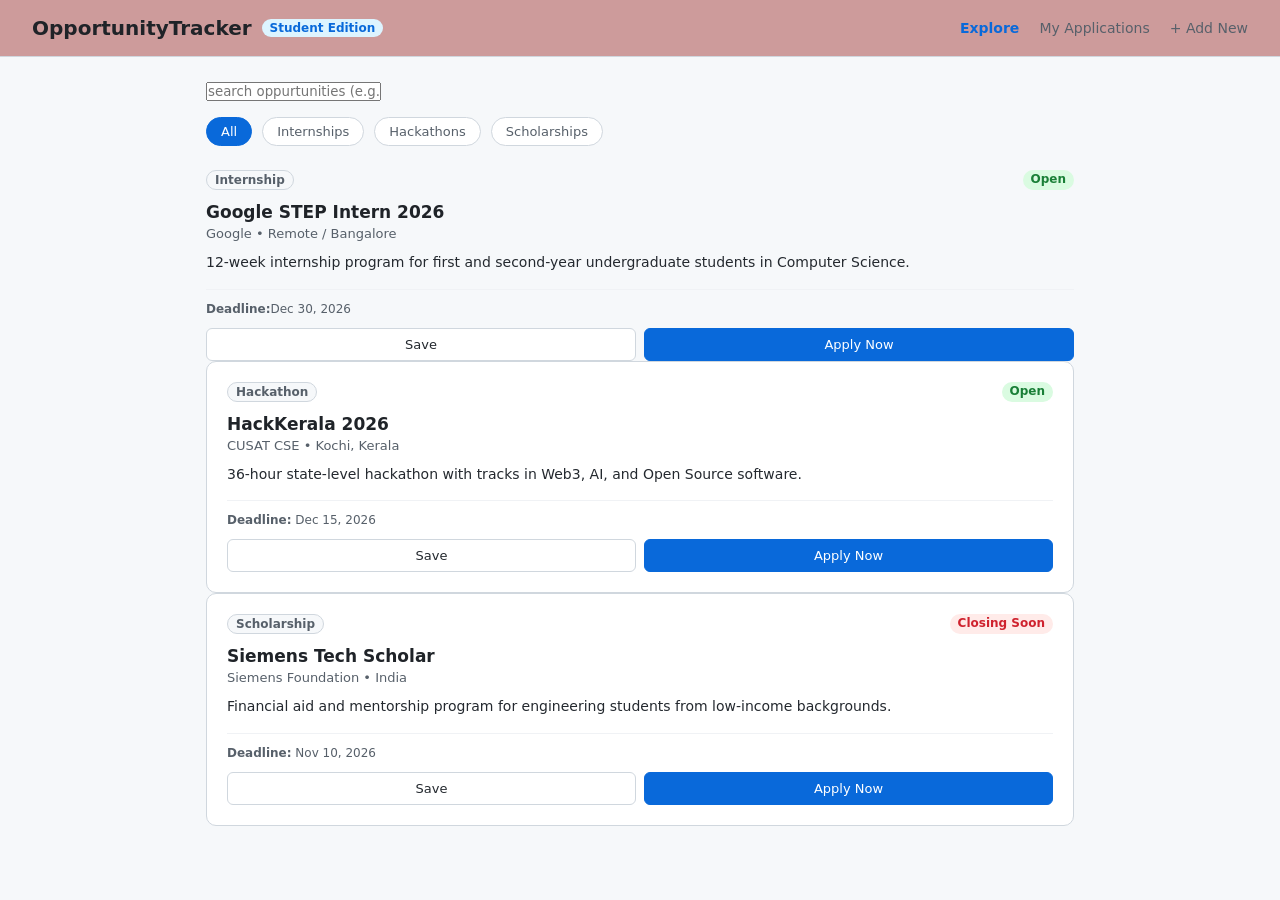
<file: projects/student-opportunity-tracker/frontend/index.html>
<!DOCTYPE html>
<html lang="en">
<head>
    <meta charset="UTF-8">
    <meta name="viewport" content="width=device-width, initial-scale=1.0">
    <title>Student Opportunity Tracker</title>
    <link rel="stylesheet" href="styles.css">
</head>
<body>

    <!-- SECTION 1: HEADER & NAVIGATION -->
    <header class="app-header">
        <div class="logo-area">
            <h1>OpportunityTracker</h1>
            <span class="badge">Student Edition</span>
        </div>
        <nav class="main-nav">
            <a href="index.html" class="nav-link active">Explore</a>
            <a href="tracker.html" class="nav-link">My Applications</a>
            <a href="add-opportunity.html" class="nav-link">+ Add New</a>
        </nav>
    </header>
   <!-- SECTION 2: SEARCH AND CATEGORY FILTERS--> 
    <section class = "controls-section">
        <div class = "search-box">
            <input
            type = "text"
            id = "search-input"
            placeholder = "search oppurtunities (e.g. Google , Hackathon , java)..."
            />
            </div>
            <div class = "filter-chips">
                <button class = "chip active">All</button>
                <button class = "chip">Internships</button>
                <button class = "chip">Hackathons</button>
                <button class = "chip">Scholarships</button>
                </div>
        </section>
        <!-- SECTION 3: OPPURTUNITY CARDS GRID-->
         <main class="main-content">
            <div class = "class-grid">
                <article class = "oppurtunity-card">
                    <div class = "card-header">
                        <span class = "badge category-badge">Internship</span>
                        <span class = "badge status-badge open">Open</span>
                        </div>
                        <h3 class = "card-title">Google STEP Intern 2026</h3>
                        <p class = "company">Google • Remote / Bangalore</p>
                        <p class="description">12-week internship program for first and second-year undergraduate students in Computer Science.</p>
                        <div class = "card-footer">
                            <span class = "deadline"><strong>Deadline:</strong>Dec 30, 2026</span>
                            <div class = "card-actions">
                                <button class ="btn btn-secondary">Save</button>
                                <button class = "btn btn-primary">Apply Now</button>
                                </div>
                                </div>
                </article>
                <article class="opportunity-card">
                <div class="card-header">
                    <span class="badge category-badge">Hackathon</span>
                    <span class="badge status-badge open">Open</span>
                </div>
                <h3 class="card-title">HackKerala 2026</h3>
                <p class="company">CUSAT CSE • Kochi, Kerala</p>
                <p class="description">36-hour state-level hackathon with tracks in Web3, AI, and Open Source software.</p>
                <div class="card-footer">
                    <span class="deadline"><strong>Deadline:</strong> Dec 15, 2026</span>
                    <div class="card-actions">
                        <button class="btn btn-secondary">Save</button>
                        <button class="btn btn-primary">Apply Now</button>
                    </div>
                </div>
            </article>
            <article class="opportunity-card">
                <div class="card-header">
                    <span class="badge category-badge">Scholarship</span>
                    <span class="badge status-badge closed">Closing Soon</span>
                </div>
                <h3 class="card-title">Siemens Tech Scholar</h3>
                <p class="company">Siemens Foundation • India</p>
                <p class="description">Financial aid and mentorship program for engineering students from low-income backgrounds.</p>
                <div class="card-footer">
                    <span class="deadline"><strong>Deadline:</strong> Nov 10, 2026</span>
                    <div class="card-actions">
                        <button class="btn btn-secondary">Save</button>
                        <button class="btn btn-primary">Apply Now</button>
                    </div>
                </div>
            </article>
            </div>
</main>
</file>
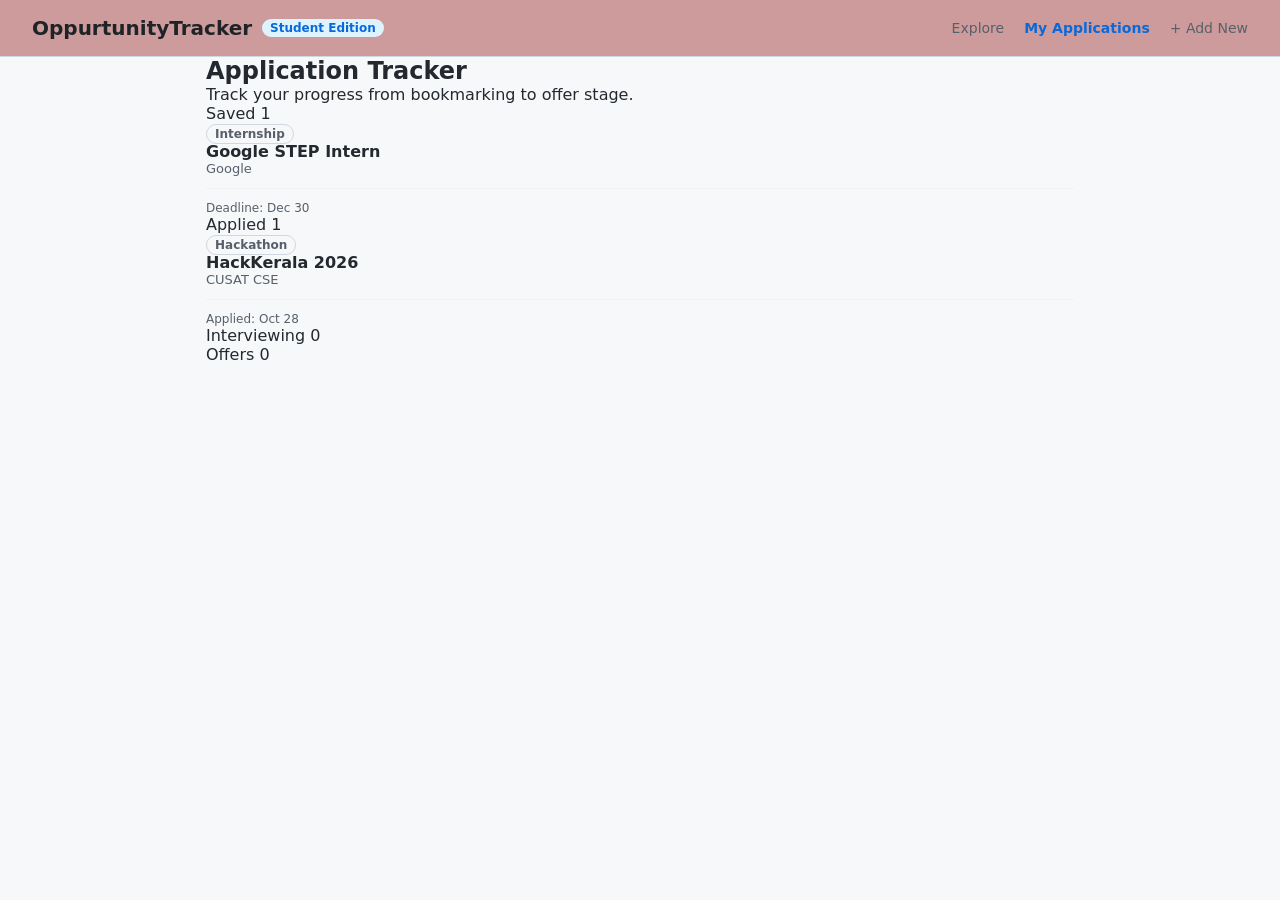
<file: projects/student-opportunity-tracker/frontend/tracker.html>
<!DOCTYPE html>
<html lang = "en">
    <head>
        <meta charset = "UTF-8">
        <meta name = "viewport" content = "width = device- width , initial-scale =1.0">
        <title>My Applications - Opportunity Tracker</title>
        <link rel="stylesheet" href="styles.css">
    </head>
    <body>
        <header class = "app-header">
            <div class = "logo-area">
                <h1>OppurtunityTracker</h1>
                <span class = "badge">Student Edition</span>
                </div>
                <nav class = "main-nav">
                    <a href = "index.html" class = "nav-link">Explore</a>
                    <a href = "tracker.html" class = "nav-link active">My Applications</a>
                    <a href = "add-oppurtunity.html" class = "nav-link">+ Add New</a>
                </nav>
                </header>
                <main class = "main-content">
                    <div class = "board-header">
                        <h2>Application Tracker</h2>
                        <p class = "board-subtitle">Track your progress from bookmarking to offer stage.</p>
                        </div>
                        <div class ="kanban-column" >
                         <div class = "column-header">
                            <span class = "column-title">Saved</span>
                            <span class = "column-count">1</span>
                        </div>
                        <div class ="column-cards">
                        <article class = "kanban-card">
                            <span class = "badge category-badge">Internship</span>
                            <h4>Google STEP Intern</h4>
                            <p class="company">Google</p>
                            <div class="card-footer">
                            <span class="deadline">Deadline: Dec 30</span>
                        </div>
                            </article>
                        </div>
                        </div>
                        <!--column 2: Applied-->
                        <div class = "kanban-column">
                            <div class = "column-header">
                                <span class = "column-title">Applied</span>
                                <span class = "column-count">1</span>
                        </div>
                        <div class = "column-cards">
                            <article class = "kanban-card">
                                <span class ="badge category-badge" >Hackathon</span>
                                <h4>HackKerala 2026</h4>
                                <p class ="company" >CUSAT CSE</p>
                                <div class = "card-footer">
                                  <span class="deadline">Applied: Oct 28</span>  
                                </div>
                               
                            </article>
                        </div>      
                        </div>
                        <div class = "kanban-column">
                            <div class = "column-header">
                               <span class="column-title">Interviewing</span>
                               <span class="column-count">0</span> 
                            </div>
                            <div class = "column-cards">
                            </div>
                        </div>
                        <div class = "kanban-column">
                            <div class = "column-header">
                              <span class="column-title">Offers</span>
                              <span class="column-count">0</span>  
                            </div>
                            <div class = "column-cards">
                            </div>
                        </div>
                    </div>
                    </main>
                </body>
                </html>
</file>
<file: projects/student-opportunity-tracker/frontend/styles.css>
/* Global Reset */
* {
    box-sizing: border-box;
    margin: 0;
    padding: 0;
    font-family: system-ui, -apple-system, sans-serif;
}

body {
    background-color: #f6f8fa;
    color: #24292f;
}

/* Header Flexbox Layout */
.app-header {
    display: flex;
    justify-content: space-between;
    align-items: center;
    padding: 16px 32px;
    background-color: #cd9b9b;
    border-bottom: 1px solid #d0d7de;
}

/* Logo Alignment */
.logo-area {
    display: flex;
    align-items: center;
    gap: 10px;
}

.logo-area h1 {
    font-size: 20px;
    color: #1f2328;
}

.badge {
    background-color: #ddf4ff;
    color: #0969da;
    padding: 2px 8px;
    font-size: 12px;
    border-radius: 12px;
    font-weight: 600;
}

/* Navigation Links Flexbox */
.main-nav {
    display: flex;
    gap: 20px;
}

.nav-link {
    text-decoration: none;
    color: #57606a;
    font-weight: 500;
    font-size: 14px;
}

.nav-link.active, 
.nav-link:hover {
    color: #0969da;
    font-weight: 600;
}
.controls-section{
    max-width : 900px;
    margin: 24px auto;
    padding: 0 16px;
    display: flex;
    flex-direction: column;
    gap: 16px;
}

.search-box input:focus {
    border-color:#0969da;
    box-shadow:0 0 0 3px rgba(9 , 105 , 218 , 0.15);

}
.filter-chips{
    display: flex;
    gap: 10px;
    flex-wrap: wrap;
}
.chip {
    padding: 6px 14px;
    border:1px solid #d0d7de;
    border-radius: 20px;
    background-color: #ffffff;
    color:#57606a;
    font-size: 13px;
    font-weight:500;
    cursor:pointer;
    transition:all 0.2 ease;
}
.chip:hover{
    background-color:#f3f4f6;
    color:#1f2328;
}
.chip.active {
    background-color: #0969da;
    color: #ffffff;
    border-color: #0969da;
}
/* Main Layout Container */
.main-content {
    max-width: 900px;
    margin: 0 auto 40px auto;
    padding: 0 16px;
}

/* CSS Grid for Cards */
.card-grid {
    display: grid;
    grid-template-columns: repeat(auto-fill, minmax(260px, 1fr));
    gap: 20px;
}

/* Opportunity Card Structure */
.opportunity-card {
    background-color: #ffffff;
    border: 1px solid #d0d7de;
    border-radius: 10px;
    padding: 20px;
    display: flex;
    flex-direction: column;
    justify-content: space-between;
    transition: transform 0.2s ease, box-shadow 0.2s ease;
}

.opportunity-card:hover {
    transform: translateY(-2px);
    box-shadow: 0 4px 12px rgba(0, 0, 0, 0.08);
}

/* Badges & Titles */
.card-header {
    display: flex;
    justify-content: space-between;
    margin-bottom: 12px;
}

.category-badge {
    background-color: #f6f8fa;
    color: #57606a;
    border: 1px solid #d0d7de;
}

.status-badge.open {
    background-color: #dafbe1;
    color: #1a7f37;
}

.status-badge.closed {
    background-color: #ffebe9;
    color: #cf222e;
}

.card-title {
    font-size: 17px;
    font-weight: 600;
    color: #1f2328;
    margin-bottom: 4px;
}

.company {
    font-size: 13px;
    color: #57606a;
    margin-bottom: 12px;
}

.description {
    font-size: 14px;
    color: #24292f;
    line-height: 1.4;
    margin-bottom: 16px;
}

/* Footer & Buttons */
.card-footer {
    display: flex;
    flex-direction: column;
    gap: 12px;
    border-top: 1px solid #f0f2f5;
    padding-top: 12px;
}

.deadline {
    font-size: 12px;
    color: #57606a;
}

.card-actions {
    display: flex;
    gap: 8px;
}

.btn {
    flex: 1;
    padding: 8px 12px;
    border-radius: 6px;
    font-size: 13px;
    font-weight: 500;
    cursor: pointer;
    text-align: center;
}

.btn-primary {
    background-color: #0969da;
    color: #ffffff;
    border: 1px solid #0969da;
}

.btn-primary:hover {
    background-color: #0451a5;
}

.btn-secondary {
    background-color: #ffffff;
    color: #24292f;
    border: 1px solid #d0d7de;
}

.btn-secondary:hover {
    background-color: #f3f4f6;
}
</file>
